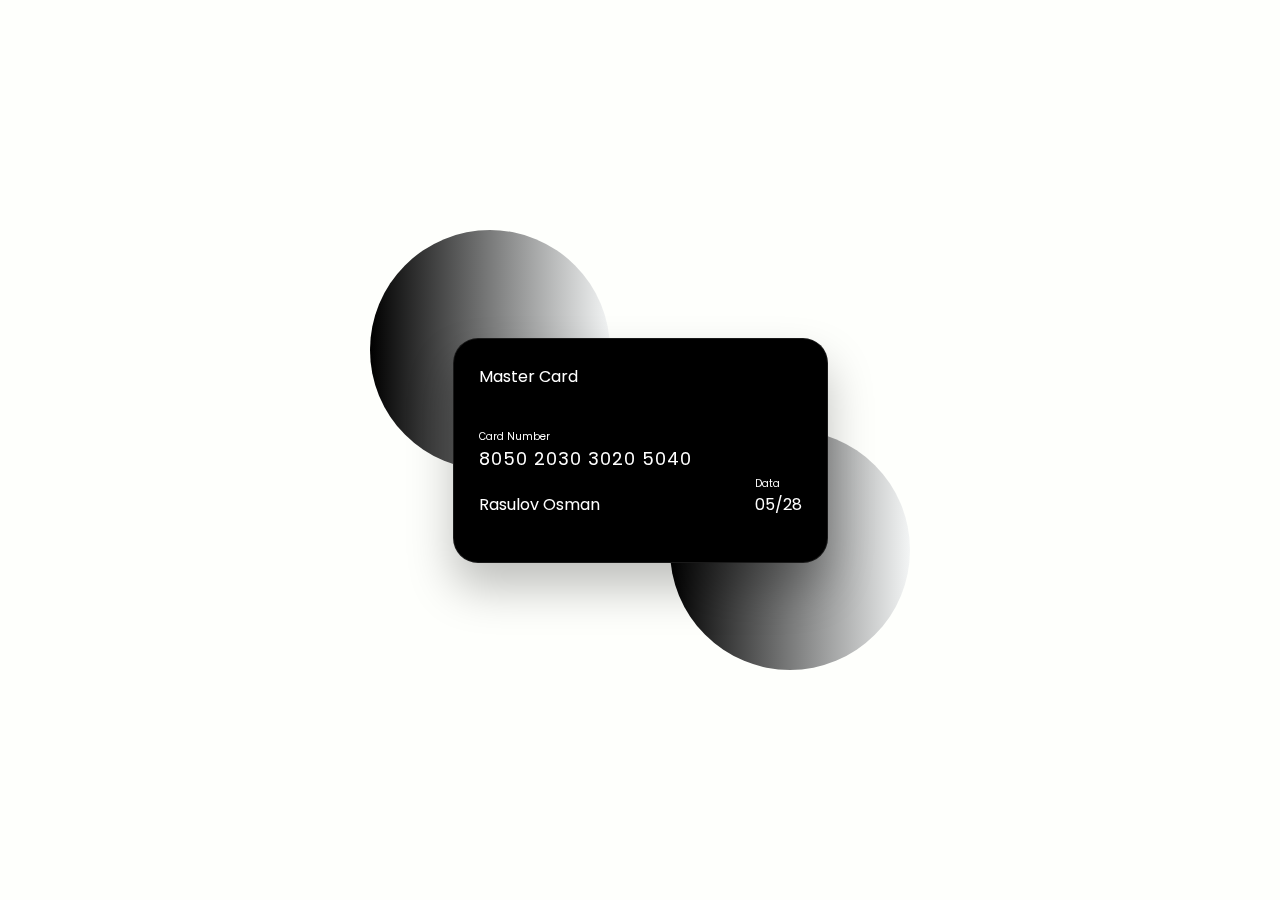
<file: Card/index.html>
<!DOCTYPE html>
<html lang="en">
  <head>
    <meta charset="UTF-8" />
    <meta http-equiv="X-UA-Compatible" content="IE=edge" />
    <meta name="viewport" content="width=device-width, initial-scale=1.0" />
    <title>Flipping Card UI Design</title>
    <link rel="stylesheet" href="style.css" />
  </head>
  <body>
    <section>
      <div class="container">
        <div class="card front-face">
          <header>
            <span class="logo">
              <h5>Master Card</h5>
            </span>
          </header>

          <div class="card-details">
            <div class="name-number">
              <h6>Card Number</h6>
              <h5 class="number">8050 2030 3020 5040</h5>
              <h5 class="name">Rasulov Osman</h5>
            </div>

            <div class="valid-date">
              <h6>Data</h6>
              <h5>05/28</h5>
            </div>
          </div>
        </div>

        <div class="card back-face">
          <h6>
            For customer service call +977 4343 3433 or email at
            mastercard@gmail.com
          </h6>
          <span class="magnetic-strip"></span>
          <div class="signature"><i>005</i></div>
          <h5>
            Lorem ipsum dolor sit amet, consectetur adipisicing elit. Officia
            maiores sed doloremque nesciunt neque beatae voluptatibus doloribus.
            Libero et quis magni magnam nihil temporibus? Facere consectetur
            dolore reiciendis et veniam.
          </h5>
        </div>
      </div>
    </section>
  </body>
</html>
</file>
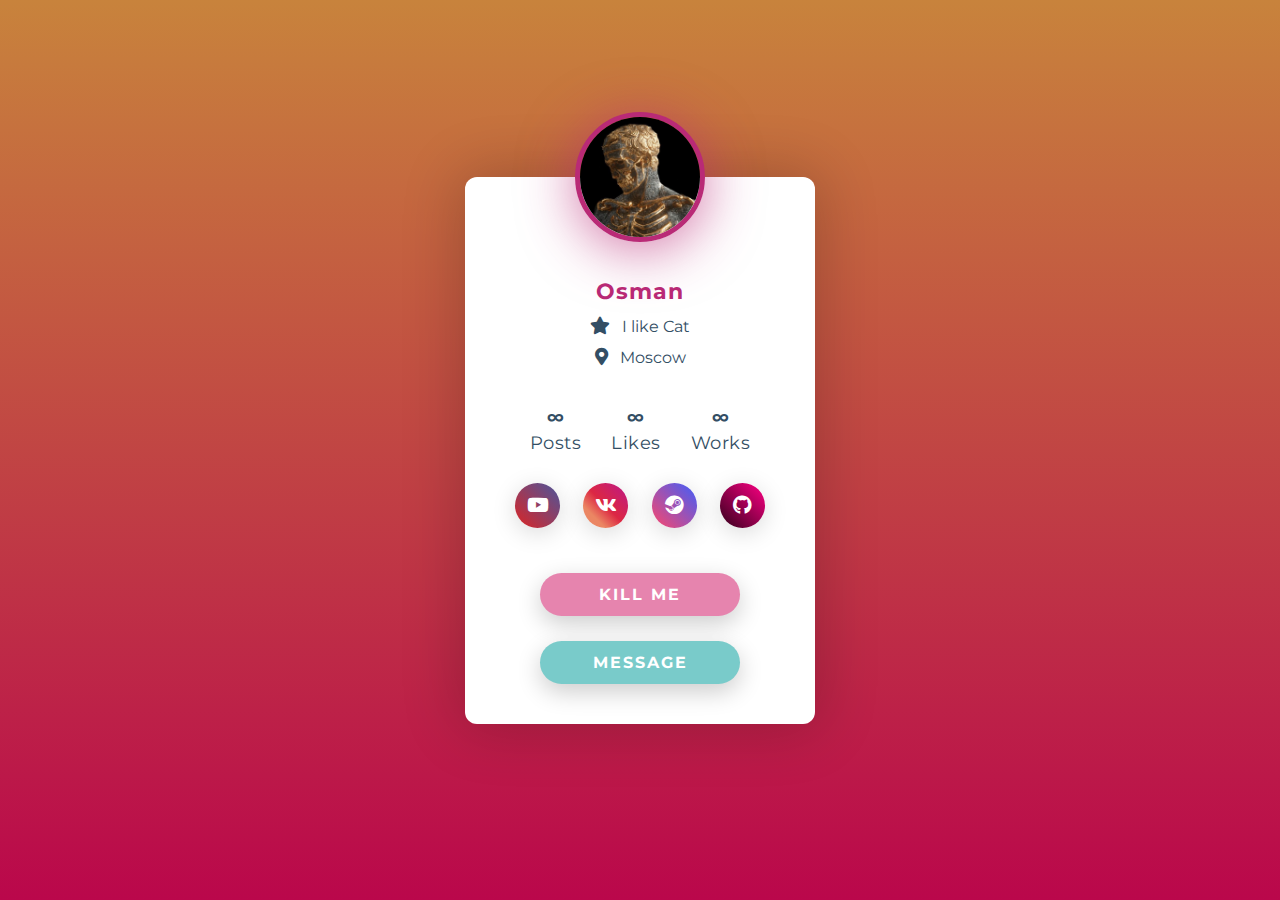
<file: WEB/html.html>
<!DOCTYPE html>
<html lang="en">
<head>
    <meta charset="UTF-8">
    <meta name="viewport" content="width=device-width, initial-scale=1.0">
    <link href="https://fonts.googleapis.com/css2?family=Montserrat:wght@500&display=swap" rel="stylesheet">
    <link rel="stylesheet" href="https://cdnjs.cloudflare.com/ajax/libs/font-awesome/5.15.1/css/all.min.css">
    <link rel="stylesheet" href="./style.css">
    <title>Stylish Profile Card</title>
</head>
<body>
    <div class="profile-container">
        <div class="img-container">
            <img src="3.jpg" alt="profile image">
        </div>
        <p class="info full-name">Osman</p>
        <p class="info role">
            <i class="fas fa-star"></i>
            I like Cat
        </p>
        <p class="info place">
            <i class="fas fa-map-marker-alt"></i>
           Moscow
        </p>

        <div class="posts-info">
            <p><span>∞</span> Posts</p>
            <p><span>∞</span> Likes</p>
            <p><span>∞</span> Works</p>
        </div>

        <div class="social-container">
        <a href ="https://www.youtube.com/",target="_blank">
            <button class="youtube">
                <i class="fab fa-youtube"></i>
            </button>
        </a>
        <a href="https://www.vk.com/" target="_blank">
            <button class="vk">
                <i class="fab fa-vk"></i>
            </button>
        </a>
        <a href="https://www.steam.com/" target="_blank">
            <button class="steam">
                <i class="fab fa-steam"></i>
            </button>
        </a>
        <a href="https://github.com/" target="_blank">
            <button class="github">
                <i class="fab fa-github"></i>
            </button>
        </a>
        </div>

        <button class="action">KILL ME</button>
        <button class="action message">Message</button>
    </div>
    
</body>

</html>
</file>
<file: Card/style.css>
@import url("https://fonts.googleapis.com/css2?family=Poppins:wght@300;400;500;600&display=swap");

* {
  margin: 0;
  padding: 0;
  box-sizing: border-box;
  font-family: "Poppins", sans-serif;
}
section {
  position: relative;
  min-height: 100vh;
  width: 100%;
  background: #fefffcda;
  display: flex;
  align-items: center;
  justify-content: center;
  color: #fff;
  perspective: 1000px;
}
section::before {
  content: "";
  position: absolute;
  height: 240px;
  width: 240px;
  border-radius: 50%;
  transform: translate(-150px, -100px);
  background: linear-gradient(90deg, #000000, #f3f5f5);
}
section::after {
  content: "";
  position: absolute;
  height: 240px;
  width: 240px;
  border-radius: 50%;
  transform: translate(150px, 100px);
  background: linear-gradient(90deg, #000000, #f3f5f5);
}
.container {
  position: relative;
  height: 225px;
  width: 375px;
  z-index: 100;
  transition: 0.6s;
  transform-style: preserve-3d;
}
.container:hover {
  transform: rotateY(180deg);
}
.container .card {
  position: absolute;
  height: 100%;
  width: 100%;
  padding: 25px;
  border-radius: 25px;
  backdrop-filter: blur(25px);
  background: rgb(0, 0, 0);
  box-shadow: 0 25px 45px rgba(0, 0, 0, 0.25);
  border: 1px solid rgba(255, 255, 255, 0.1);
  backface-visibility: hidden;
}
.front-face header,
.front-face .logo {
  display: flex;
  align-items: center;
}
.front-face header {
  justify-content: space-between;
}
.front-face .logo img {
  width: 48px;
  margin-right: 10px;
}
h5 {
  font-size: 16px;
  font-weight: 400;
}
.front-face .chip {
  width: 50px;
}
.front-face .card-details {
  display: flex;
  margin-top: 40px;
  align-items: flex-end;
  justify-content: space-between;
}
h6 {
  font-size: 10px;
  font-weight: 400;
}
h5.number {
  font-size: 18px;
  letter-spacing: 1px;
}
h5.name {
  margin-top: 20px;
}
.card.back-face {
  border: none;
  padding: 15px 25px 25px 25px;
  transform: rotateY(180deg);
}
.card.back-face h6 {
  font-size: 8px;
}
.card.back-face .magnetic-strip {
  position: absolute;
  top: 40px;
  left: 0;
  height: 45px;
  width: 100%;
  background: #000;
}
.card.back-face .signature {
  display: flex;
  justify-content: flex-end;
  align-items: center;
  margin-top: 80px;
  height: 40px;
  width: 85%;
  border-radius: 6px;
  background: repeating-linear-gradient(
    #fff,
    #fff 3px,
    #efefef 0px,
    #efefef 9px
  );
}
.signature i {
  color: #000;
  font-size: 12px;
  padding: 4px 6px;
  border-radius: 4px;
  background-color: #fff;
  margin-right: -30px;
  z-index: -1;
}
.card.back-face h5 {
  font-size: 8px;
  margin-top: 15px;
}
</file>
<file: WEB/style.css>
* {
    margin     : 0;
    padding    : 0;
    box-sizing : border-box;
    color      : #334e64;
    font-family: 'Montserrat', sans-serif;
}

body {
    min-height     : 100vh;
    width          : 100%;
    display        : flex;
    justify-content: center;
    align-items    : center;
    background: #c31432;  
    background: -webkit-linear-gradient(to bottom, #c8833c, #ba074b); 
    background: linear-gradient(to bottom, #c8833c, #ba074b); 



}


.profile-container {
    position        : relative;
    background-color: #fff;
    width           : 350px;
    padding         : 100px 50px 40px;
    border-radius   : 12px;
    box-shadow      : 0 0 60px 5px rgba(0, 0, 0, 0.2);
    display         : flex;
    flex-direction  : column;
    justify-content : center;
    align-items     : center;
}

.img-container {
    width        : 130px;
    height       : 130px;
    overflow     : hidden;
    border       : 5px solid #b92a76;
    border-radius: 50%;
    box-shadow   : 0 8px 55px #b92a76a4;
    position     : absolute;
    top          : 0;
    left         : 50%;
    transform    : translate(-50%, -50%);
}

.img-container img {
    width    : 100%;
    max-width: 100%;
    transform: scale(1.1);
}

.info {
    margin-bottom: 12px;
}

.info i {
    margin-right: 8px;
    font-size   : 1.1em;
}

.place {
    margin-bottom: 40px;
}

.full-name {
    font-size     : 1.4em;
    font-weight   : bold;
    letter-spacing: 1px;
    color         : #b92a76;
}

.posts-info {
    width          : 100%;
    display        : flex;
    justify-content: space-around;
    align-items    : center;
    font-size      : 1.1em;
    letter-spacing : 0.5px;
    margin-bottom  : 30px;
    text-align     : center;
}

.posts-info span {
    display      : block;
    font-weight  : bold;
    margin-bottom: 4px;
}

.social-container {
    width          : 100%;
    display        : flex;
    justify-content: space-between;
    align-items    : center;
    margin-bottom  : 20px;
}

.social-container i {
    color: #fff;
}

.social-container button {
    border          : none;
    outline         : none;
    width           : 45px;
    height          : 45px;
    border-radius   : 50%;
    font-size       : 1.2em;
    cursor          : pointer;
    box-shadow      : 0px 5px 25px rgba(0, 0, 0, 0.15);
    transition      : transform 0.3s;
}

.social-container button:hover {
    transform: scale(1.1);
}

/* Social colors */

.social-container button.youtube {
    background: linear-gradient(45deg, #DC2424, #4A569D);
}

.social-container button.steam {
    background: linear-gradient(45deg, #FC466B, #3F5EFB);
}

.social-container button.vk {
    background: linear-gradient(45deg, #e6683ccc 25%, #dc2743 50%,
            #bc1888 100%);
}

.social-container button.github {
    background: linear-gradient(45deg, #33001b, #ff0084);
}

.action {
    outline: none;
    cursor: pointer;
    color: #fff;
    background-color: #E684AE; 
    border: none;
    border-radius: 50px;
    padding: 12px 20px;
    width: 80%;
    margin-top: 25px;
    box-shadow: 0px 8px 25px rgba(0, 0, 0, 0.2);
    text-transform: uppercase;
    font-size: 1em;
    font-weight: bold;
    letter-spacing: 2px;
    transition: transform 0.3s, opacity 0.3s;
}

.action.message {
    background-color: #79CBCA;
}

.action:hover {
    transform: scale(1.05);
    opacity: 0.85;
}
}
</file>
